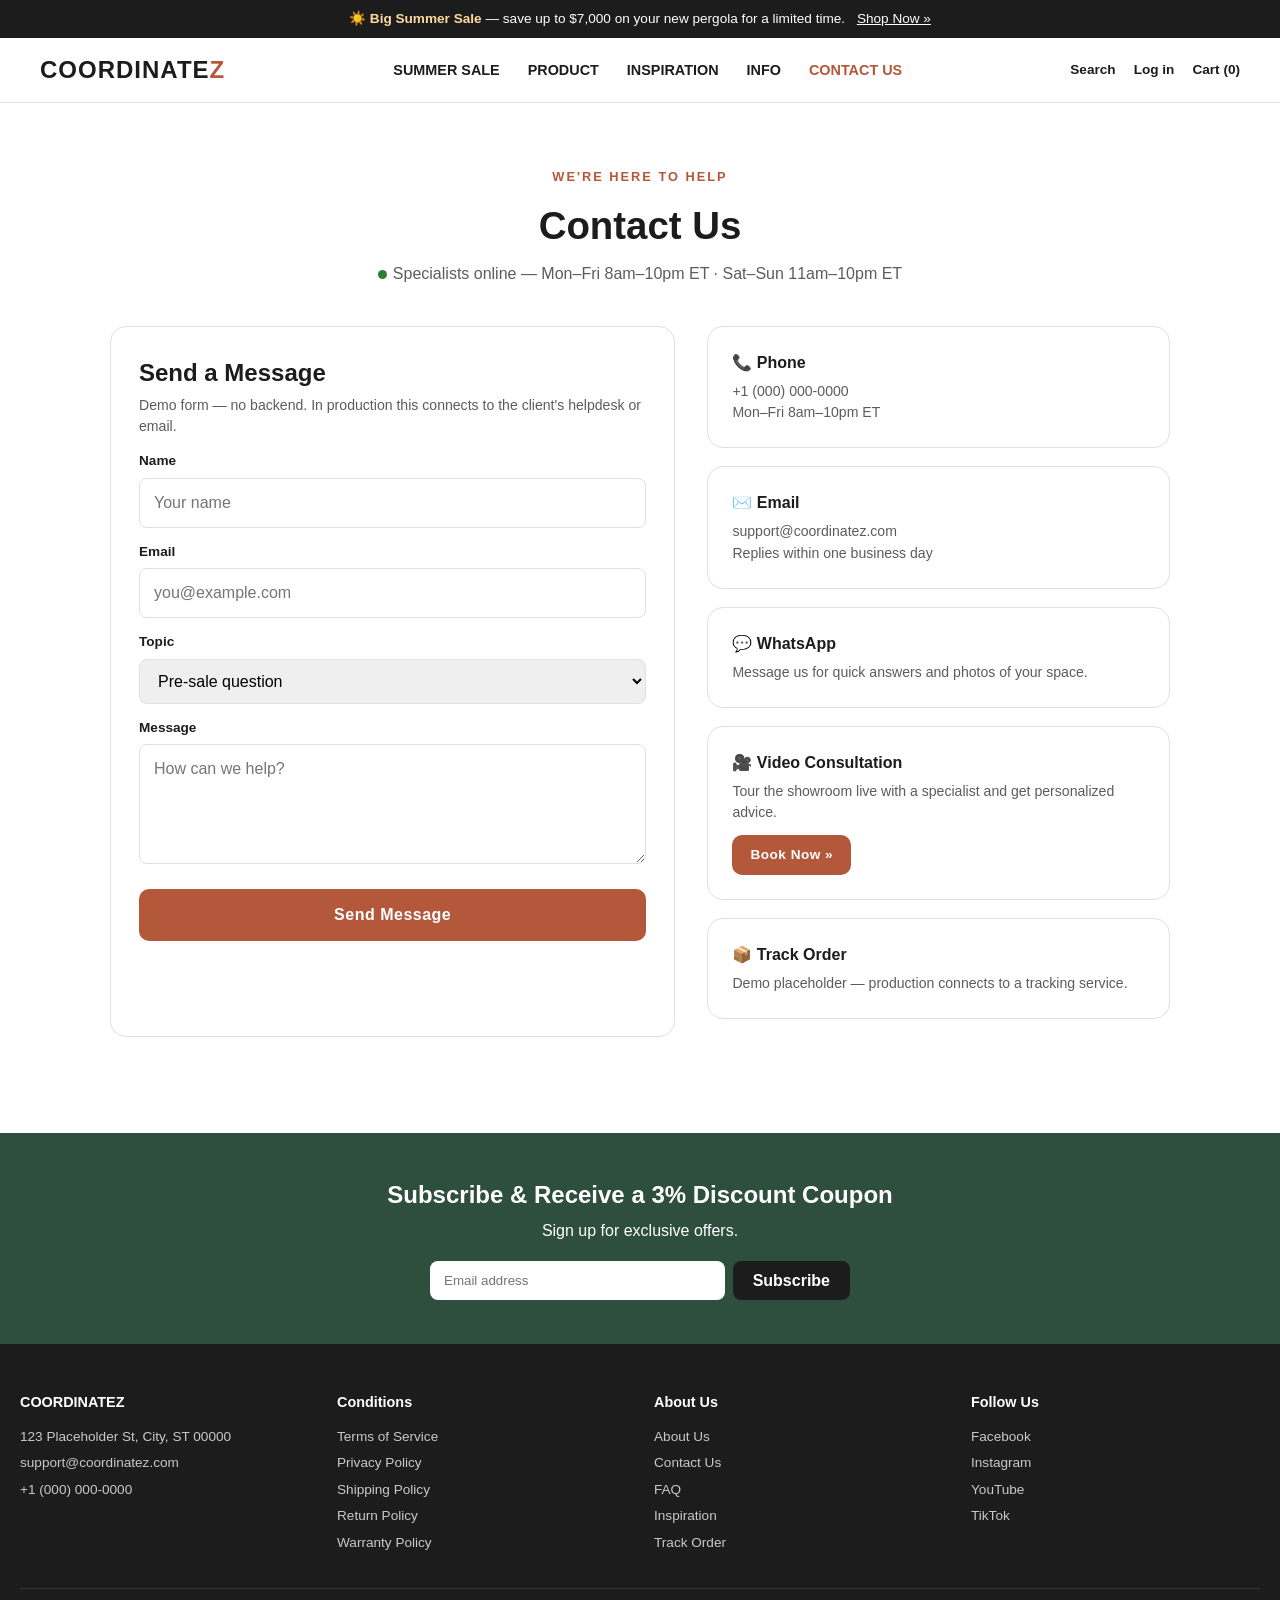
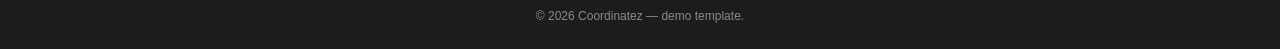
<file: contact.html>
<!DOCTYPE html>
<html lang="en">
<head>
<meta charset="UTF-8"><meta name="viewport" content="width=device-width, initial-scale=1">
<title>Contact Us | Coordinatez Pergolas</title>
<link rel="stylesheet" href="shared.css">
<style>
.contact-grid{display:grid;grid-template-columns:1.1fr .9fr;gap:32px;max-width:1100px;margin:0 auto;padding:0 20px 40px}
@media(max-width:860px){.contact-grid{grid-template-columns:1fr}}
.form-card{border:1px solid var(--border);border-radius:16px;padding:28px}
.form-card label{font-weight:700;font-size:.85rem;display:block;margin:14px 0 6px}
.form-card input,.form-card select,.form-card textarea{width:100%;border:1px solid var(--border);border-radius:8px;padding:12px 14px;font:inherit}
.form-card textarea{min-height:120px;resize:vertical}
.side-card{border:1px solid var(--border);border-radius:16px;padding:24px;margin-bottom:18px;transition:transform .25s,box-shadow .25s}
.side-card:hover{transform:translateY(-4px);box-shadow:0 12px 26px rgba(0,0,0,.1)}
.side-card h3{margin-bottom:6px;font-size:1rem}
.side-card p{color:var(--gray);font-size:.88rem}
.pulse{display:inline-block;width:9px;height:9px;border-radius:50%;background:var(--green);margin-right:6px;animation:pulse 1.8s ease infinite}
@keyframes pulse{0%,100%{box-shadow:0 0 0 0 rgba(46,125,50,.5)}50%{box-shadow:0 0 0 7px rgba(46,125,50,0)}}
.ok{background:#e8f5e9;border:1px solid #a5d6a7;color:#256029;border-radius:10px;padding:14px;margin-top:14px;display:none}
</style>
</head>
<body>
<div class="announce">☀️ <b>Big Summer Sale</b> — save up to $7,000 on your new pergola for a limited time. <a href="sale.html">Shop Now »</a></div>
<header><div class="header-inner">
  <div class="logo"><a href="index.html">COORDINATE<span>Z</span></a></div>
  <nav><ul>
    <li><a href="sale.html">SUMMER SALE</a></li><li><a href="index.html">PRODUCT</a></li>
    <li><a href="inspiration.html">INSPIRATION</a></li><li><a href="info.html">INFO</a></li><li><a class="on" href="contact.html">CONTACT US</a></li>
  </ul></nav>
  <div class="header-icons"><a href="#">Search</a><a href="#">Log in</a><a href="#">Cart (0)</a></div>
</div></header>

<div class="page-hero reveal">
  <div class="eyebrow">We're Here to Help</div>
  <h1>Contact Us</h1>
  <p><span class="pulse"></span>Specialists online — Mon–Fri 8am–10pm ET · Sat–Sun 11am–10pm ET</p>
</div>

<div class="contact-grid">
  <div class="form-card reveal">
    <h2 style="margin-bottom:4px">Send a Message</h2>
    <p style="color:var(--gray);font-size:.88rem">Demo form — no backend. In production this connects to the client's helpdesk or email.</p>
    <form id="cform">
      <label>Name</label><input required placeholder="Your name">
      <label>Email</label><input type="email" required placeholder="you@example.com">
      <label>Topic</label>
      <select><option>Pre-sale question</option><option>Order & delivery</option><option>Installation</option><option>Warranty & support</option><option>Track my order</option></select>
      <label>Message</label><textarea required placeholder="How can we help?"></textarea>
      <button class="cta" style="margin-top:18px;width:100%">Send Message</button>
      <div class="ok" id="ok">✅ Thanks! This demo doesn't send email — in production your message would reach the support team.</div>
    </form>
  </div>
  <div>
    <div class="side-card reveal"><h3>📞 Phone</h3><p>+1 (000) 000-0000<br>Mon–Fri 8am–10pm ET</p></div>
    <div class="side-card reveal"><h3>✉️ Email</h3><p>support@coordinatez.com<br>Replies within one business day</p></div>
    <div class="side-card reveal"><h3>💬 WhatsApp</h3><p>Message us for quick answers and photos of your space.</p></div>
    <div class="side-card reveal"><h3>🎥 Video Consultation</h3><p>Tour the showroom live with a specialist and get personalized advice.</p><a class="cta" style="margin-top:12px;font-size:.85rem;padding:10px 18px" href="#" onclick="alert('Demo only — connect Calendly in production.');return false">Book Now »</a></div>
    <div class="side-card reveal"><h3>📦 Track Order</h3><p>Demo placeholder — production connects to a tracking service.</p></div>
  </div>
</div>

<div class="newsletter"><h2>Subscribe & Receive a 3% Discount Coupon</h2><p>Sign up for exclusive offers.</p>
<form onsubmit="event.preventDefault();alert('Demo only — connect an email platform in production.')"><input type="email" placeholder="Email address" required><button>Subscribe</button></form></div>

<footer>
  <div class="foot-grid">
    <div><h4>COORDINATEZ</h4><ul><li>123 Placeholder St, City, ST 00000</li><li>support@coordinatez.com</li><li>+1 (000) 000-0000</li></ul></div>
    <div><h4>Conditions</h4><ul><li><a href="info.html#policies">Terms of Service</a></li><li><a href="info.html#policies">Privacy Policy</a></li><li><a href="info.html#policies">Shipping Policy</a></li><li><a href="info.html#policies">Return Policy</a></li><li><a href="info.html#policies">Warranty Policy</a></li></ul></div>
    <div><h4>About Us</h4><ul><li><a href="info.html">About Us</a></li><li><a href="contact.html">Contact Us</a></li><li><a href="info.html#faq">FAQ</a></li><li><a href="inspiration.html">Inspiration</a></li><li><a href="contact.html">Track Order</a></li></ul></div>
    <div><h4>Follow Us</h4><ul><li><a href="#">Facebook</a></li><li><a href="#">Instagram</a></li><li><a href="#">YouTube</a></li><li><a href="#">TikTok</a></li></ul></div>
  </div>
  <div class="copy">© 2026 Coordinatez — demo template.</div>
</footer>

<script>
const io=new IntersectionObserver(es=>es.forEach(e=>{if(e.isIntersecting){e.target.classList.add('visible');io.unobserve(e.target)}}),{threshold:.12});
document.querySelectorAll('.reveal').forEach(el=>io.observe(el));
document.getElementById('cform').addEventListener('submit',e=>{e.preventDefault();document.getElementById('ok').style.display='block'});
</script>
</body>
</html>
</file>
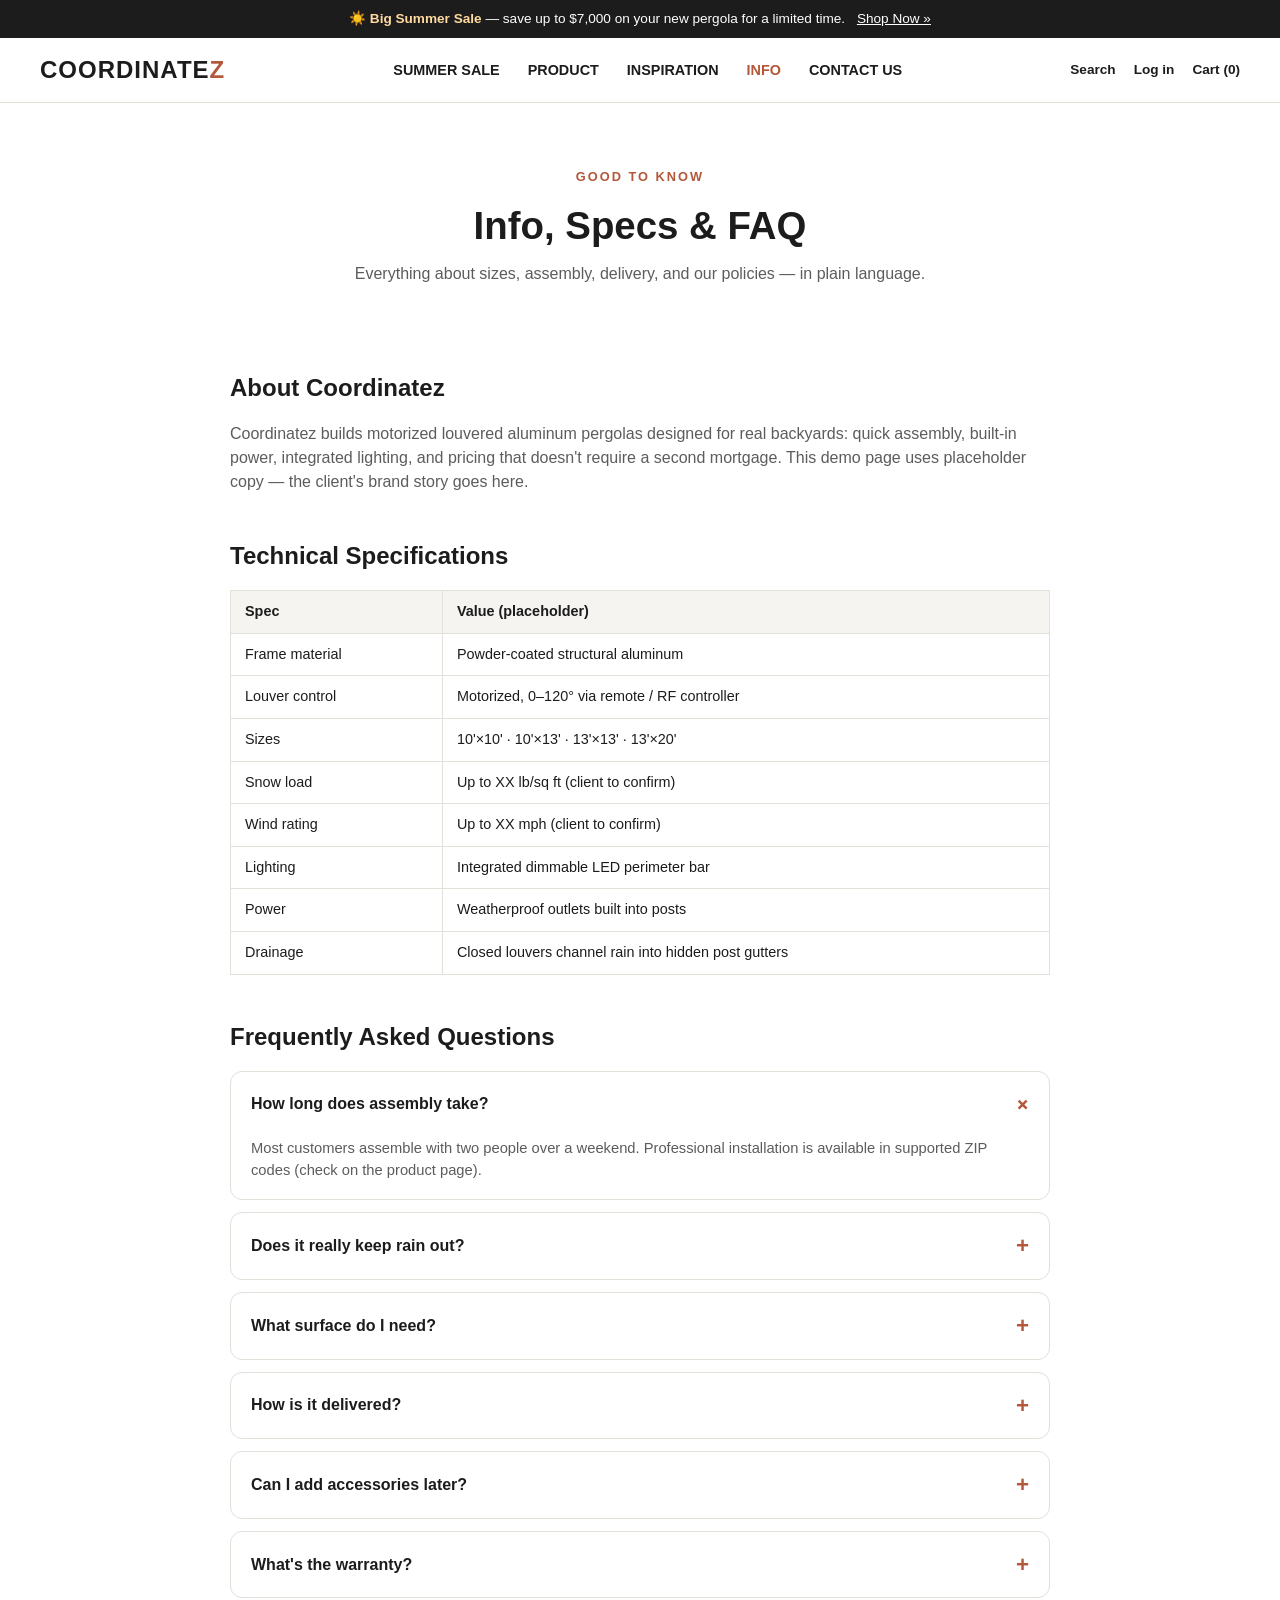
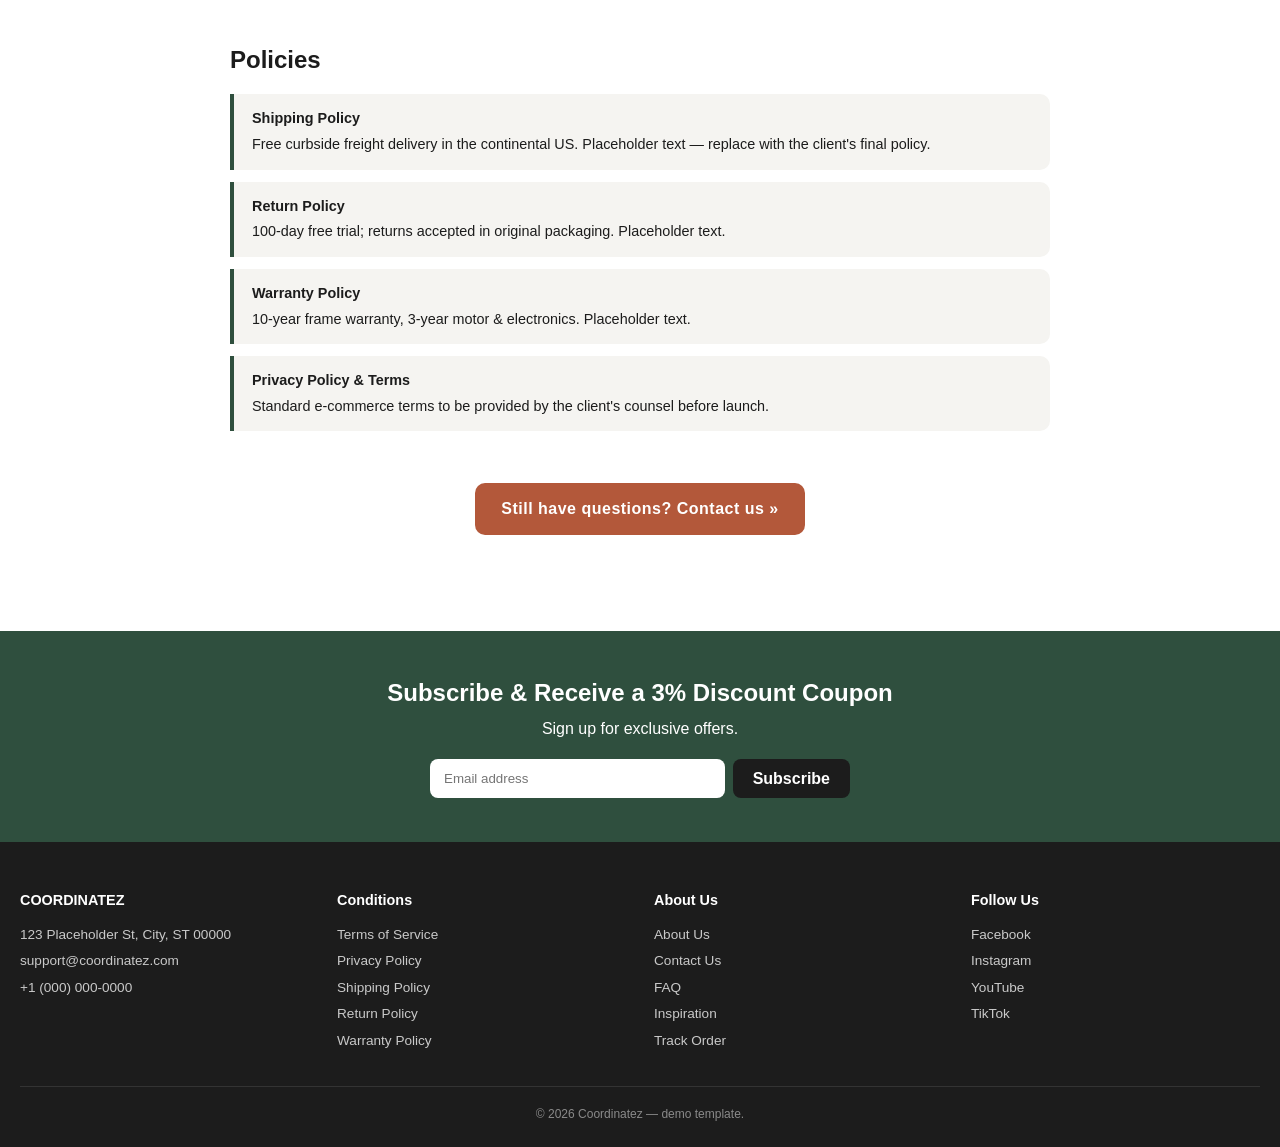
<file: info.html>
<!DOCTYPE html>
<html lang="en">
<head>
<meta charset="UTF-8"><meta name="viewport" content="width=device-width, initial-scale=1">
<title>Info, FAQ & Policies | Coordinatez Pergolas</title>
<link rel="stylesheet" href="shared.css">
<style>
.wrap{max-width:860px;margin:0 auto;padding:0 20px}
details{border:1px solid var(--border);border-radius:12px;margin-bottom:12px;overflow:hidden;background:#fff}
details summary{padding:16px 20px;font-weight:700;cursor:pointer;list-style:none;display:flex;justify-content:space-between;align-items:center}
details summary::after{content:"+";font-size:1.4rem;color:var(--accent);transition:transform .25s}
details[open] summary::after{transform:rotate(45deg)}
details .body{padding:0 20px 18px;color:var(--gray);font-size:.92rem}
.spec-table{width:100%;border-collapse:collapse;font-size:.9rem;margin:16px 0}
.spec-table th,.spec-table td{border:1px solid var(--border);padding:10px 14px;text-align:left}
.spec-table th{background:var(--light)}
h2.sec{margin:44px 0 16px;font-size:1.5rem}
.policy{border-left:4px solid var(--accent2);background:var(--light);border-radius:0 10px 10px 0;padding:14px 18px;margin-bottom:12px;font-size:.9rem}
.policy b{display:block;margin-bottom:4px}
</style>
</head>
<body>
<div class="announce">☀️ <b>Big Summer Sale</b> — save up to $7,000 on your new pergola for a limited time. <a href="sale.html">Shop Now »</a></div>
<header><div class="header-inner">
  <div class="logo"><a href="index.html">COORDINATE<span>Z</span></a></div>
  <nav><ul>
    <li><a href="sale.html">SUMMER SALE</a></li><li><a href="index.html">PRODUCT</a></li>
    <li><a href="inspiration.html">INSPIRATION</a></li><li><a class="on" href="info.html">INFO</a></li><li><a href="contact.html">CONTACT US</a></li>
  </ul></nav>
  <div class="header-icons"><a href="#">Search</a><a href="#">Log in</a><a href="#">Cart (0)</a></div>
</div></header>

<div class="page-hero reveal">
  <div class="eyebrow">Good to Know</div>
  <h1>Info, Specs & FAQ</h1>
  <p>Everything about sizes, assembly, delivery, and our policies — in plain language.</p>
</div>

<div class="wrap">
  <h2 class="sec reveal">About Coordinatez</h2>
  <p class="reveal" style="color:var(--gray)">Coordinatez builds motorized louvered aluminum pergolas designed for real backyards: quick assembly, built-in power, integrated lighting, and pricing that doesn't require a second mortgage. This demo page uses placeholder copy — the client's brand story goes here.</p>

  <h2 class="sec reveal">Technical Specifications</h2>
  <div class="reveal">
  <table class="spec-table">
    <tr><th>Spec</th><th>Value (placeholder)</th></tr>
    <tr><td>Frame material</td><td>Powder-coated structural aluminum</td></tr>
    <tr><td>Louver control</td><td>Motorized, 0–120° via remote / RF controller</td></tr>
    <tr><td>Sizes</td><td>10'×10' · 10'×13' · 13'×13' · 13'×20'</td></tr>
    <tr><td>Snow load</td><td>Up to XX lb/sq ft (client to confirm)</td></tr>
    <tr><td>Wind rating</td><td>Up to XX mph (client to confirm)</td></tr>
    <tr><td>Lighting</td><td>Integrated dimmable LED perimeter bar</td></tr>
    <tr><td>Power</td><td>Weatherproof outlets built into posts</td></tr>
    <tr><td>Drainage</td><td>Closed louvers channel rain into hidden post gutters</td></tr>
  </table>
  </div>

  <h2 class="sec reveal" id="faq">Frequently Asked Questions</h2>
  <div class="reveal">
  <details open><summary>How long does assembly take?</summary><div class="body">Most customers assemble with two people over a weekend. Professional installation is available in supported ZIP codes (check on the product page).</div></details>
  <details><summary>Does it really keep rain out?</summary><div class="body">Yes — with louvers closed, water is channeled into gutters hidden in the frame and drains down through the posts.</div></details>
  <details><summary>What surface do I need?</summary><div class="body">A level surface (concrete, pavers, or deck with proper footings) is required, especially if adding side walls.</div></details>
  <details><summary>How is it delivered?</summary><div class="body">Free freight delivery, typically 1–2 weeks in stock (2–4 weeks during peak periods). Large sizes may arrive as split shipments.</div></details>
  <details><summary>Can I add accessories later?</summary><div class="body">Yes — heaters, side walls, and RF controllers can all be added after the initial install.</div></details>
  <details><summary>What's the warranty?</summary><div class="body">10-year structural warranty plus a 100-day free trial (placeholder — final terms are the client's).</div></details>
  </div>

  <h2 class="sec reveal" id="policies">Policies</h2>
  <div class="reveal">
    <div class="policy"><b>Shipping Policy</b>Free curbside freight delivery in the continental US. Placeholder text — replace with the client's final policy.</div>
    <div class="policy"><b>Return Policy</b>100-day free trial; returns accepted in original packaging. Placeholder text.</div>
    <div class="policy"><b>Warranty Policy</b>10-year frame warranty, 3-year motor & electronics. Placeholder text.</div>
    <div class="policy"><b>Privacy Policy & Terms</b>Standard e-commerce terms to be provided by the client's counsel before launch.</div>
  </div>

  <div style="text-align:center;padding:40px 0" class="reveal"><a class="cta" href="contact.html">Still have questions? Contact us »</a></div>
</div>

<div class="newsletter"><h2>Subscribe & Receive a 3% Discount Coupon</h2><p>Sign up for exclusive offers.</p>
<form onsubmit="event.preventDefault();alert('Demo only — connect an email platform in production.')"><input type="email" placeholder="Email address" required><button>Subscribe</button></form></div>

<footer>
  <div class="foot-grid">
    <div><h4>COORDINATEZ</h4><ul><li>123 Placeholder St, City, ST 00000</li><li>support@coordinatez.com</li><li>+1 (000) 000-0000</li></ul></div>
    <div><h4>Conditions</h4><ul><li><a href="info.html#policies">Terms of Service</a></li><li><a href="info.html#policies">Privacy Policy</a></li><li><a href="info.html#policies">Shipping Policy</a></li><li><a href="info.html#policies">Return Policy</a></li><li><a href="info.html#policies">Warranty Policy</a></li></ul></div>
    <div><h4>About Us</h4><ul><li><a href="info.html">About Us</a></li><li><a href="contact.html">Contact Us</a></li><li><a href="info.html#faq">FAQ</a></li><li><a href="inspiration.html">Inspiration</a></li><li><a href="contact.html">Track Order</a></li></ul></div>
    <div><h4>Follow Us</h4><ul><li><a href="#">Facebook</a></li><li><a href="#">Instagram</a></li><li><a href="#">YouTube</a></li><li><a href="#">TikTok</a></li></ul></div>
  </div>
  <div class="copy">© 2026 Coordinatez — demo template.</div>
</footer>

<script>
const io=new IntersectionObserver(es=>es.forEach(e=>{if(e.isIntersecting){e.target.classList.add('visible');io.unobserve(e.target)}}),{threshold:.12});
document.querySelectorAll('.reveal').forEach(el=>io.observe(el));
</script>
</body>
</html>
</file>
<file: shared.css>
:root{--dark:#1c1c1c;--gray:#5c5c5c;--light:#f5f4f1;--accent:#b3583a;--accent2:#2f4f3e;--border:#e3e0da;--sale:#c0392b;--green:#2e7d32;font-size:16px}
*{box-sizing:border-box;margin:0;padding:0}
body{font-family:'Segoe UI',Helvetica,Arial,sans-serif;color:var(--dark);background:#fff;line-height:1.5}
img{max-width:100%;display:block}a{color:inherit;text-decoration:none}button{font:inherit;cursor:pointer}
.container{max-width:1240px;margin:0 auto;padding:0 20px}
.announce{background:var(--dark);color:#fff;text-align:center;font-size:.85rem;padding:9px 12px}
.announce b{color:#ffd9a0}.announce a{text-decoration:underline;margin-left:8px}
header{border-bottom:1px solid var(--border);position:sticky;top:0;background:#fff;z-index:50}
.header-inner{display:flex;align-items:center;justify-content:space-between;padding:14px 20px;max-width:1240px;margin:0 auto}
.logo{font-size:1.5rem;font-weight:800;letter-spacing:1px}.logo span{color:var(--accent)}
nav ul{display:flex;gap:28px;list-style:none;font-size:.9rem;font-weight:600}
nav a:hover{color:var(--accent)}nav a.on{color:var(--accent)}
.header-icons{display:flex;gap:18px;font-size:.85rem;font-weight:600}
@media(max-width:900px){nav{display:none}}
.page-hero{text-align:center;padding:64px 20px 40px}
.page-hero .eyebrow{color:var(--accent);font-weight:700;font-size:.8rem;text-transform:uppercase;letter-spacing:2px}
.page-hero h1{font-size:2.4rem;margin:10px 0 8px}
.page-hero p{color:var(--gray);max-width:620px;margin:0 auto}
.reveal{opacity:0;transform:translateY(36px);transition:opacity .8s ease,transform .8s ease}
.reveal.visible{opacity:1;transform:none}
.grid{display:grid;grid-template-columns:repeat(auto-fit,minmax(280px,1fr));gap:22px;max-width:1240px;margin:0 auto;padding:20px}
.card{border:1px solid var(--border);border-radius:14px;overflow:hidden;background:#fff;transition:transform .25s ease,box-shadow .25s ease}
.card:hover{transform:translateY(-6px);box-shadow:0 14px 30px rgba(0,0,0,.12)}
.card .c-img{aspect-ratio:16/10;display:flex;align-items:center;justify-content:center;color:#fff;font-weight:700;overflow:hidden;position:relative}
.card .c-body{padding:16px 18px;font-size:.9rem}
.card .c-body h3{margin-bottom:6px}.card .c-body p{color:var(--gray)}
.ph1{background:linear-gradient(135deg,#7a8b99,#4a5d6e,#7a8b99);background-size:300% 300%;animation:shift 9s ease infinite}
.ph2{background:linear-gradient(135deg,#9c8b76,#6e5d48,#9c8b76);background-size:300% 300%;animation:shift 10s ease infinite}
.ph3{background:linear-gradient(135deg,#748c74,#3e5a44,#748c74);background-size:300% 300%;animation:shift 11s ease infinite}
.ph4{background:linear-gradient(135deg,#8898ac,#5c6e88,#8898ac);background-size:300% 300%;animation:shift 12s ease infinite}
.ph5{background:linear-gradient(135deg,#a58a6d,#7c6248,#a58a6d);background-size:300% 300%;animation:shift 9.5s ease infinite}
.ph6{background:linear-gradient(135deg,#6d7b8a,#39434e,#6d7b8a);background-size:300% 300%;animation:shift 10.5s ease infinite}
@keyframes shift{0%{background-position:0% 50%}50%{background-position:100% 50%}100%{background-position:0% 50%}}
.cta{background:var(--accent);color:#fff;border:0;border-radius:10px;padding:14px 26px;font-size:1rem;font-weight:800;letter-spacing:.5px;display:inline-block;transition:transform .2s,filter .2s}
.cta:hover{transform:translateY(-2px);filter:brightness(.93)}
.newsletter{background:var(--accent2);color:#fff;text-align:center;padding:44px 20px;margin-top:56px}
.newsletter h2{margin-bottom:6px}
.newsletter form{display:flex;gap:8px;max-width:420px;margin:18px auto 0}
.newsletter input{flex:1;border:0;border-radius:8px;padding:12px 14px}
.newsletter button{background:var(--dark);color:#fff;border:0;border-radius:8px;padding:0 20px;font-weight:700}
footer{background:var(--dark);color:#c9c9c9;padding:48px 20px 24px;font-size:.85rem}
.foot-grid{display:grid;grid-template-columns:repeat(auto-fit,minmax(180px,1fr));gap:28px;max-width:1240px;margin:0 auto 32px}
.foot-grid h4{color:#fff;margin-bottom:10px;font-size:.9rem}
.foot-grid li{list-style:none;padding:3px 0}.foot-grid a:hover{color:#fff}
.copy{text-align:center;border-top:1px solid #333;padding-top:18px;font-size:.75rem;color:#8a8a8a}
.kb{overflow:hidden;position:relative}
.kb img{width:100%;height:100%;object-fit:cover;animation:kb 18s ease-in-out infinite alternate}
@keyframes kb{from{transform:scale(1)}to{transform:scale(1.12)}}
.star{animation:twinkle 2.6s ease-in-out infinite}
@keyframes twinkle{0%,100%{opacity:.25}50%{opacity:1}}
.louver{transform-origin:center;animation:tilt 6s ease-in-out infinite}
@keyframes tilt{0%,15%{transform:rotate(0deg)}45%,60%{transform:rotate(58deg)}90%,100%{transform:rotate(0deg)}}
.cloud{animation:drift 22s linear infinite}
@keyframes drift{from{transform:translateX(-180px)}to{transform:translateX(980px)}}
.ledbar{animation:glow 3s ease-in-out infinite}
@keyframes glow{0%,100%{opacity:.35}50%{opacity:1}}
@media(prefers-reduced-motion:reduce){*{animation-duration:.01ms!important;transition-duration:.01ms!important}}
</file>
